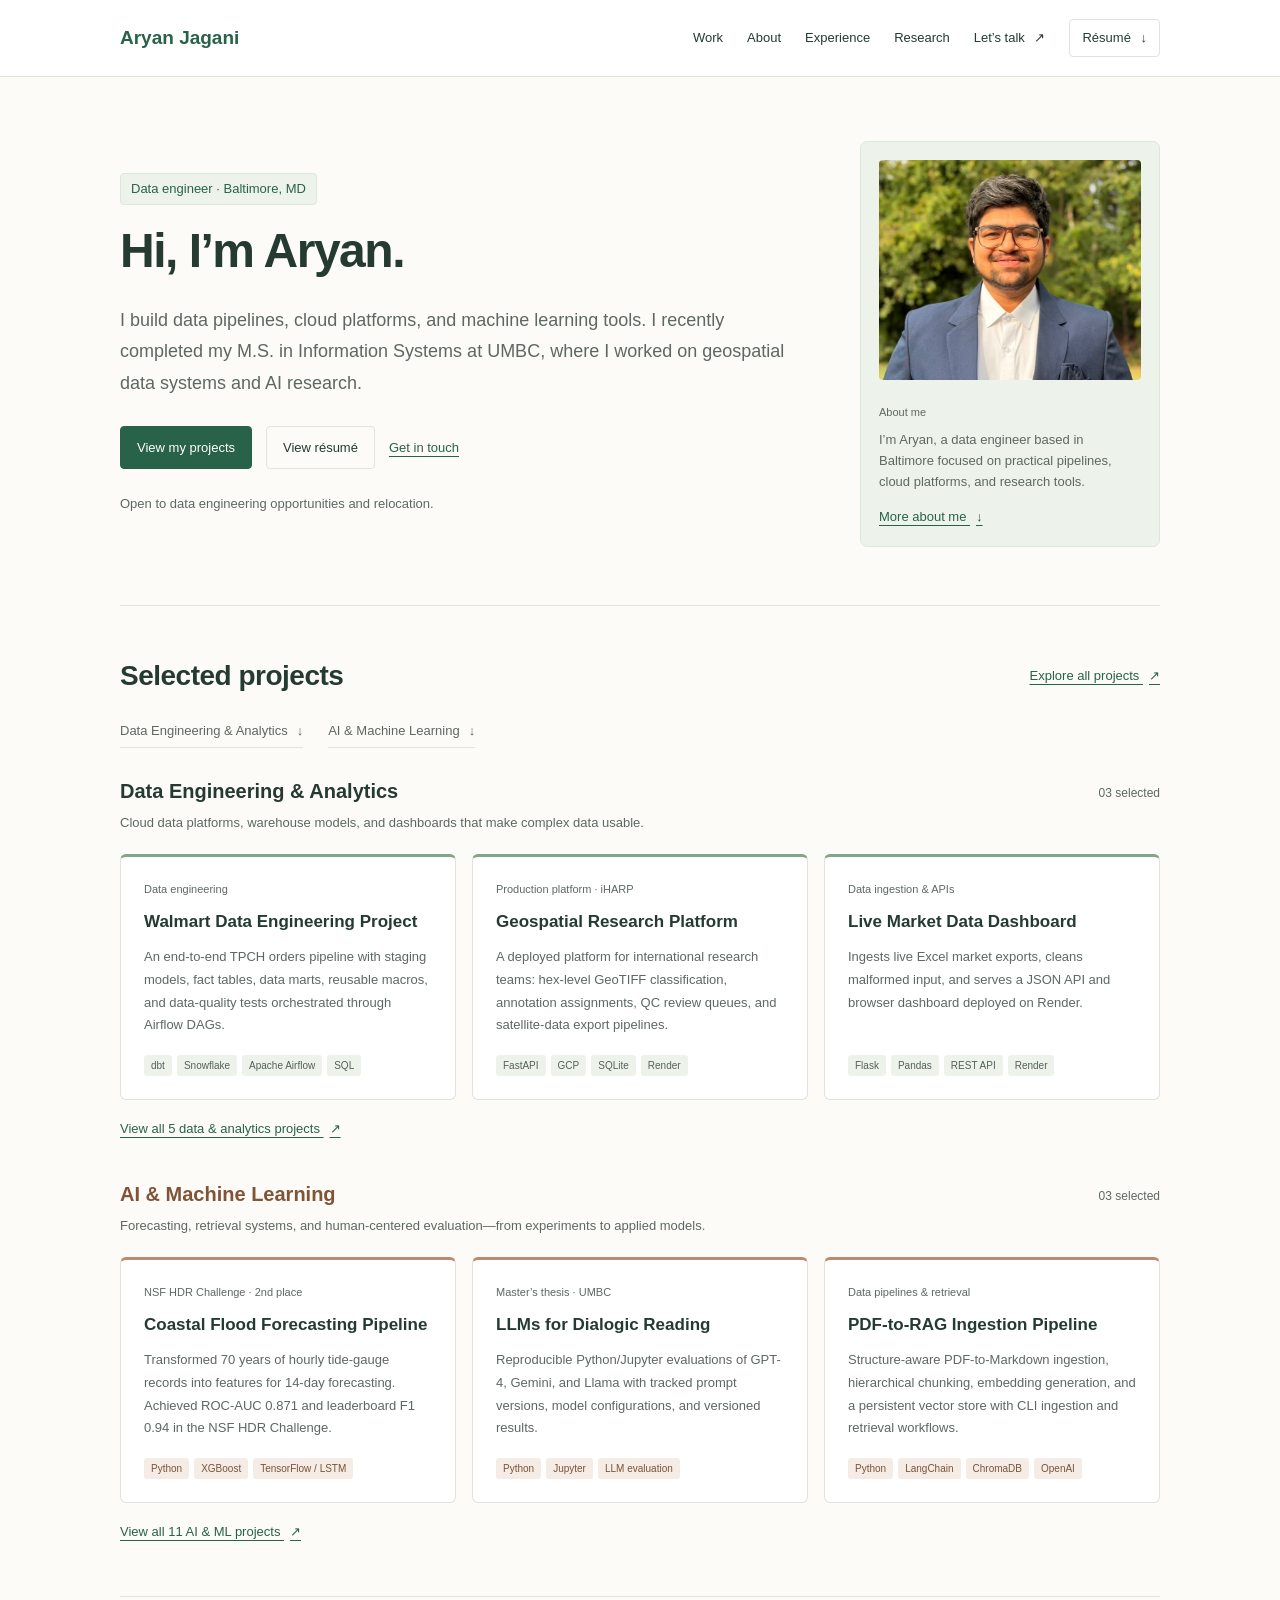
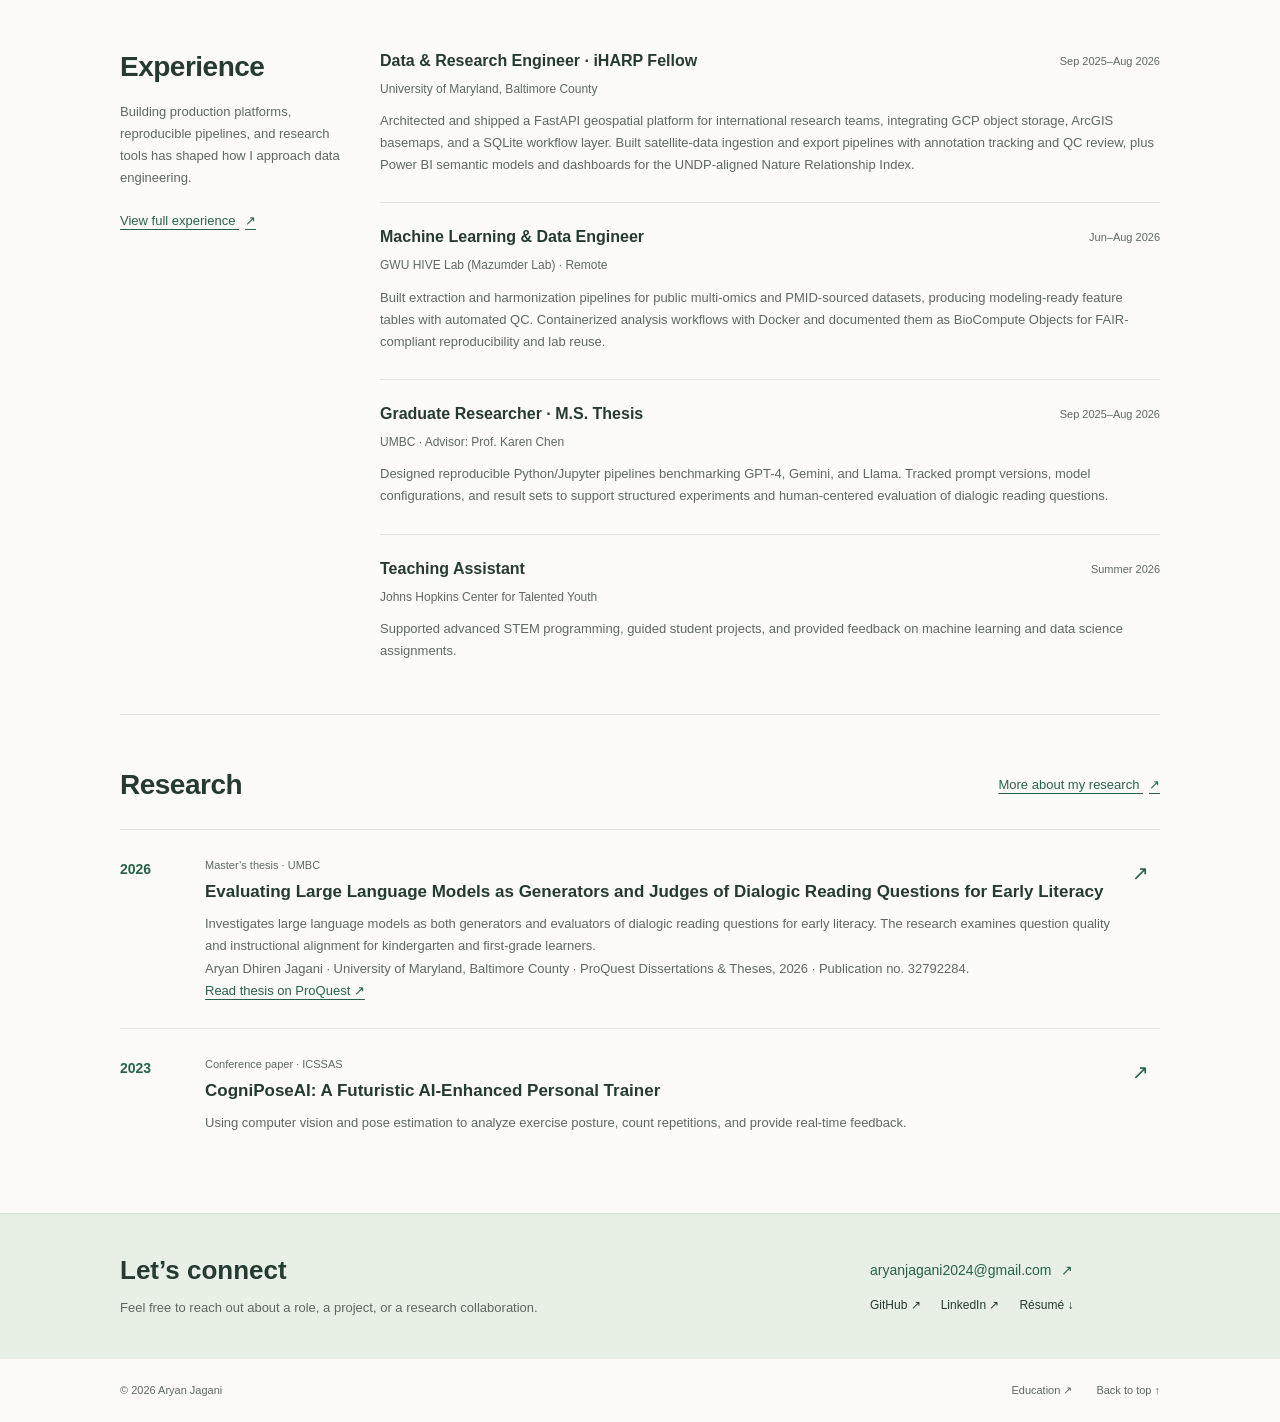
<file: index.html>
<!DOCTYPE html>
<html lang="en" id="top"><head><meta charset="UTF-8"><meta name="viewport" content="width=device-width, initial-scale=1"><title>Data Engineering & Applied AI | Aryan Jagani</title><meta name="description" content="Aryan Jagani — data engineer and UMBC graduate building ELT pipelines, cloud data platforms, and warehouse models with dbt, Snowflake, Airflow, SQL, and Python."><meta name="theme-color" content="#f8f7f3"><meta property="og:title" content="Data Engineering & Applied AI | Aryan Jagani"><meta property="og:description" content="Aryan Jagani — data engineer and UMBC graduate building ELT pipelines, cloud data platforms, and warehouse models with dbt, Snowflake, Airflow, SQL, and Python."><meta property="og:type" content="website"><meta property="og:url" content="https://aryanjagani.github.io/Portfolio/"><link rel="icon" href="assets/images/monogram.svg" type="image/svg+xml"><link rel="canonical" href="https://aryanjagani.github.io/Portfolio/"><link rel="stylesheet" href="assets/css/portfolio.css"><script src="assets/js/portfolio.js" defer></script><script type="application/ld+json">{"@context": "https://schema.org", "@type": "Person", "name": "Aryan Jagani", "url": "https://aryanjagani.github.io/Portfolio/", "sameAs": ["https://github.com/ARYANJAGANI", "https://www.linkedin.com/in/aryan-jagani"], "alumniOf": [{"@type": "CollegeOrUniversity", "name": "University of Maryland, Baltimore County"}, {"@type": "CollegeOrUniversity", "name": "Shah & Anchor Kutchhi Engineering College"}]}</script></head><body><a class="skip-link" href="#main">Skip to content</a><header class="site-header"><div class="wrap nav-bar"><a class="brand" href="index.html" aria-label="Aryan Jagani home">Aryan Jagani</a><button class="menu-toggle" type="button" aria-expanded="false" aria-controls="site-navigation">Menu +</button><nav class="nav-links" id="site-navigation" aria-label="Main navigation"><a href="#work">Work</a><a href="#about">About</a><a href="#experience">Experience</a><a href="#research">Research</a><a href="#contact">Let’s talk <span class="arrow">↗</span></a><a href="assets/docs/Aryan_Jagani_Data_Engineer_Resume.pdf" class="nav-resume" target="_blank" rel="noopener noreferrer">Résumé <span class="arrow" aria-hidden="true">↓</span></a></nav></div></header><main id="main"><div class="wrap"><section class="hero" aria-labelledby="hero-title"><div class="hero-main"><p class="hero-role">Data engineer · Baltimore, MD</p><h1 id="hero-title">Hi, I’m Aryan.</h1><p class="hero-copy">I build data pipelines, cloud platforms, and machine learning tools. I recently completed my M.S. in Information Systems at UMBC, where I worked on geospatial data systems and AI research.</p><div class="button-row"><a class="button button-primary" href="#work">View my projects</a><a href="assets/docs/Aryan_Jagani_Data_Engineer_Resume.pdf" class="button button-secondary" target="_blank" rel="noopener noreferrer">View résumé</a><a class="text-link" href="mailto:aryanjagani2024@gmail.com">Get in touch</a></div><p class="hero-note">Open to data engineering opportunities and relocation.</p></div><aside class="hero-about" aria-label="About Aryan"><img class="hero-portrait" src="assets/images/aryan-portrait.jpeg" alt="Aryan Jagani wearing a navy suit outdoors" width="768" height="1024"><div><span class="eyebrow">About me</span><p>I’m Aryan, a data engineer based in Baltimore focused on practical pipelines, cloud platforms, and research tools.</p><a class="text-link" href="#about">More about me <span class="arrow">↓</span></a></div></aside></section>
    <section class="section" id="about" aria-labelledby="about-title"><h2 class="about-heading" id="about-title">About me</h2><div class="about-layout"><div class="about-body"><p>I’m Aryan, a data engineer based in Baltimore, with an M.S. in Information Systems from <strong>the University of Maryland, Baltimore County</strong> (August 2026, GPA 3.95) and a B.E. in Computer Science.</p><p>My work spans ELT pipelines, warehouse modeling, and cloud data platforms. I’ve shipped a geospatial platform used by international research teams, built reproducible biomedical data workflows, and placed <strong>second nationally in the NSF HDR coastal flooding challenge.</strong></p><p>I like working through the practical parts of a project: cleaning the data, building the pipeline, and checking whether the results are useful. I’ve also taught programming at iCode and Johns Hopkins CTY.</p></div><img class="about-portrait" src="assets/images/aryan-portrait.jpeg" alt="Aryan Jagani wearing a navy suit outdoors" width="768" height="1024" loading="lazy" decoding="async"></div><div class="expertise-grid"><div class="expertise"><b>Modern data stack</b><p>dbt · Snowflake · Airflow<br>SQL · Python · Spark<br>Data modeling · Data quality</p></div><div class="expertise"><b>Cloud & platforms</b><p>GCP · Docker · Git · CI/CD<br>FastAPI · Flask · REST APIs<br>PostgreSQL · MySQL · SQLite</p></div><div class="expertise"><b>Analytics & research</b><p>Power BI · DAX · Plotly · R<br>Pandas · XGBoost · LLMs<br>FAIR data · BioCompute Objects</p></div></div><div class="education-strip"><div><span class="eyebrow">2024–2026 · Graduate study</span><h3>M.S. Information Systems</h3><p>University of Maryland, Baltimore County · August 2026 · GPA 3.95</p></div><div><span class="eyebrow">2020–2024 · Undergraduate study</span><h3>B.E. Computer Science</h3><p>Shah & Anchor Kutchhi Engineering College · Mumbai, India · May 2024</p></div></div></section>
    <section class="section" id="work" aria-labelledby="work-title"><div class="section-heading"><h2 id="work-title">Selected projects</h2><a class="text-link" href="projects.html">Explore all projects <span class="arrow">↗</span></a></div><nav class="project-jumps" aria-label="Project sections"><a href="#data-projects">Data Engineering & Analytics<span aria-hidden="true">↓</span></a><a href="#ai-projects">AI & Machine Learning<span aria-hidden="true">↓</span></a></nav><section class="project-collection track-data" id="data-projects" aria-labelledby="data-projects-title"><div class="collection-heading"><div><h3 id="data-projects-title">Data Engineering & Analytics</h3><p>Cloud data platforms, warehouse models, and dashboards that make complex data usable.</p></div><span class="collection-count">03 selected</span></div><div class="project-grid"><article class="project-card" data-category="data"><div class="project-meta"><span>Data engineering</span></div><h4 class="project-title">Walmart Data Engineering Project</h4><p>An end-to-end TPCH orders pipeline with staging models, fact tables, data marts, reusable macros, and data-quality tests orchestrated through Airflow DAGs.</p><div class="project-tags"><span>dbt</span><span>Snowflake</span><span>Apache Airflow</span><span>SQL</span></div></article><article class="project-card" data-category="data research"><div class="project-meta"><span>Production platform · iHARP</span></div><h4 class="project-title"><a href="research.html#geospatial" class="" target="_blank" rel="noopener noreferrer">Geospatial Research Platform</a></h4><p>A deployed platform for international research teams: hex-level GeoTIFF classification, annotation assignments, QC review queues, and satellite-data export pipelines.</p><div class="project-tags"><span>FastAPI</span><span>GCP</span><span>SQLite</span><span>Render</span></div></article><article class="project-card" data-category="data web"><div class="project-meta"><span>Data ingestion & APIs</span></div><h4 class="project-title"><a href="https://github.com/ARYANJAGANI/live_ecxel_stock" class="" target="_blank" rel="noopener noreferrer">Live Market Data Dashboard</a></h4><p>Ingests live Excel market exports, cleans malformed input, and serves a JSON API and browser dashboard deployed on Render.</p><div class="project-tags"><span>Flask</span><span>Pandas</span><span>REST API</span><span>Render</span></div></article></div><a class="text-link collection-more" href="projects.html#data-projects">View all 5 data & analytics projects <span class="arrow">↗</span></a></section><section class="project-collection track-ai" id="ai-projects" aria-labelledby="ai-projects-title"><div class="collection-heading"><div><h3 id="ai-projects-title">AI & Machine Learning</h3><p>Forecasting, retrieval systems, and human-centered evaluation—from experiments to applied models.</p></div><span class="collection-count">03 selected</span></div><div class="project-grid"><article class="project-card" data-category="data ai research"><div class="project-meta"><span>NSF HDR Challenge · 2nd place</span></div><h4 class="project-title"><a href="https://github.com/ARYANJAGANI/NSF-HDR-Challenge-Coastal-Flooding-Forecasting" class="" target="_blank" rel="noopener noreferrer">Coastal Flood Forecasting Pipeline</a></h4><p>Transformed 70 years of hourly tide-gauge records into features for 14-day forecasting. Achieved ROC-AUC 0.871 and leaderboard F1 0.94 in the NSF HDR Challenge.</p><div class="project-tags"><span>Python</span><span>XGBoost</span><span>TensorFlow / LSTM</span></div></article><article class="project-card" data-category="ai research"><div class="project-meta"><span>Master’s thesis · UMBC</span></div><h4 class="project-title"><a href="https://github.com/ARYANJAGANI/Masters-Thesis-Umbc" class="" target="_blank" rel="noopener noreferrer">LLMs for Dialogic Reading</a></h4><p>Reproducible Python/Jupyter evaluations of GPT-4, Gemini, and Llama with tracked prompt versions, model configurations, and versioned results.</p><div class="project-tags"><span>Python</span><span>Jupyter</span><span>LLM evaluation</span></div></article><article class="project-card" data-category="data ai"><div class="project-meta"><span>Data pipelines & retrieval</span></div><h4 class="project-title"><a href="https://github.com/ARYANJAGANI/pdg-rag-ingestion-pipeline" class="" target="_blank" rel="noopener noreferrer">PDF-to-RAG Ingestion Pipeline</a></h4><p>Structure-aware PDF-to-Markdown ingestion, hierarchical chunking, embedding generation, and a persistent vector store with CLI ingestion and retrieval workflows.</p><div class="project-tags"><span>Python</span><span>LangChain</span><span>ChromaDB</span><span>OpenAI</span></div></article></div><a class="text-link collection-more" href="projects.html#ai-projects">View all 11 AI & ML projects <span class="arrow">↗</span></a></section></section>
    <section class="section" id="experience" aria-labelledby="experience-title"><div class="experience-layout"><div class="experience-intro"><h2 id="experience-title">Experience</h2><p>Building production platforms, reproducible pipelines, and research tools has shaped how I approach data engineering.</p><a href="experience.html" class="text-link">View full experience <span class="arrow">↗</span></a></div><div class="timeline"><article class="timeline-item"><span class="company-monogram" aria-hidden="true">N</span><div><div class="timeline-top"><h3>Data & Research Engineer · iHARP Fellow</h3><time>Sep 2025–Aug 2026</time></div><p class="organization">University of Maryland, Baltimore County</p><p class="role-copy">Architected and shipped a FastAPI geospatial platform for international research teams, integrating GCP object storage, ArcGIS basemaps, and a SQLite workflow layer. Built satellite-data ingestion and export pipelines with annotation tracking and QC review, plus Power BI semantic models and dashboards for the UNDP-aligned Nature Relationship Index.</p></div></article><article class="timeline-item"><span class="company-monogram" aria-hidden="true">H</span><div><div class="timeline-top"><h3>Machine Learning & Data Engineer</h3><time>Jun–Aug 2026</time></div><p class="organization">GWU HIVE Lab (Mazumder Lab) · Remote</p><p class="role-copy">Built extraction and harmonization pipelines for public multi-omics and PMID-sourced datasets, producing modeling-ready feature tables with automated QC. Containerized analysis workflows with Docker and documented them as BioCompute Objects for FAIR-compliant reproducibility and lab reuse.</p></div></article><article class="timeline-item"><span class="company-monogram" aria-hidden="true">U</span><div><div class="timeline-top"><h3>Graduate Researcher · M.S. Thesis</h3><time>Sep 2025–Aug 2026</time></div><p class="organization">UMBC · Advisor: Prof. Karen Chen</p><p class="role-copy">Designed reproducible Python/Jupyter pipelines benchmarking GPT-4, Gemini, and Llama. Tracked prompt versions, model configurations, and result sets to support structured experiments and human-centered evaluation of dialogic reading questions.</p></div></article><article class="timeline-item"><span class="company-monogram" aria-hidden="true">JH</span><div><div class="timeline-top"><h3>Teaching Assistant</h3><time>Summer 2026</time></div><p class="organization">Johns Hopkins Center for Talented Youth</p><p class="role-copy">Supported advanced STEM programming, guided student projects, and provided feedback on machine learning and data science assignments.</p></div></article></div></div></section>
    <section class="section" id="research" aria-labelledby="research-title"><div class="section-heading"><h2 id="research-title">Research</h2><a href="research.html" class="text-link">More about my research <span class="arrow">↗</span></a></div><article class="research-card"><span class="research-year">2026</span><div><div class="eyebrow">Master’s thesis · UMBC</div><h3>Evaluating Large Language Models as Generators and Judges of Dialogic Reading Questions for Early Literacy</h3><p>Investigates large language models as both generators and evaluators of dialogic reading questions for early literacy. The research examines question quality and instructional alignment for kindergarten and first-grade learners.</p><p>Aryan Dhiren Jagani · University of Maryland, Baltimore County · ProQuest Dissertations &amp; Theses, 2026 · Publication no. 32792284.</p><p><a href="https://www.proquest.com/docview/3383010044" class="text-link" target="_blank" rel="noopener noreferrer">Read thesis on ProQuest ↗</a></p></div><a href="https://www.proquest.com/docview/3383010044" class="research-arrow" target="_blank" rel="noopener noreferrer"><span aria-hidden="true">↗</span><span class="sr-only">Read dialogic reading thesis on ProQuest</span></a></article>
    <article class="research-card"><span class="research-year">2023</span><div><div class="eyebrow">Conference paper · ICSSAS</div><h3>CogniPoseAI: A Futuristic AI-Enhanced Personal Trainer</h3><p>Using computer vision and pose estimation to analyze exercise posture, count repetitions, and provide real-time feedback.</p></div><a href="https://doi.org/10.1109/ICSSAS57918.2023.10331759" class="research-arrow" target="_blank" rel="noopener noreferrer"><span aria-hidden="true">↗</span><span class="sr-only">Read the CogniPoseAI publication</span></a></article></section></div></main><section class="contact-section" id="contact" aria-labelledby="contact-title"><div class="wrap contact-inner"><div><h2 id="contact-title">Let’s connect</h2><p>Feel free to reach out about a role, a project, or a research collaboration.</p></div><div class="contact-actions"><a href="mailto:aryanjagani2024@gmail.com">aryanjagani2024@gmail.com <span class="arrow">↗</span></a><div class="contact-socials"><a href="https://github.com/ARYANJAGANI" class="" target="_blank" rel="noopener noreferrer">GitHub ↗</a><a href="https://www.linkedin.com/in/aryan-jagani" class="" target="_blank" rel="noopener noreferrer">LinkedIn ↗</a><a href="assets/docs/Aryan_Jagani_Data_Engineer_Resume.pdf" class="" target="_blank" rel="noopener noreferrer">Résumé ↓</a></div></div></div></section><footer class="wrap site-footer"><span>© 2026 Aryan Jagani</span><div class="footer-right"><a href="education.html">Education ↗</a><a href="#top">Back to top ↑</a></div></footer></body></html>
</file>
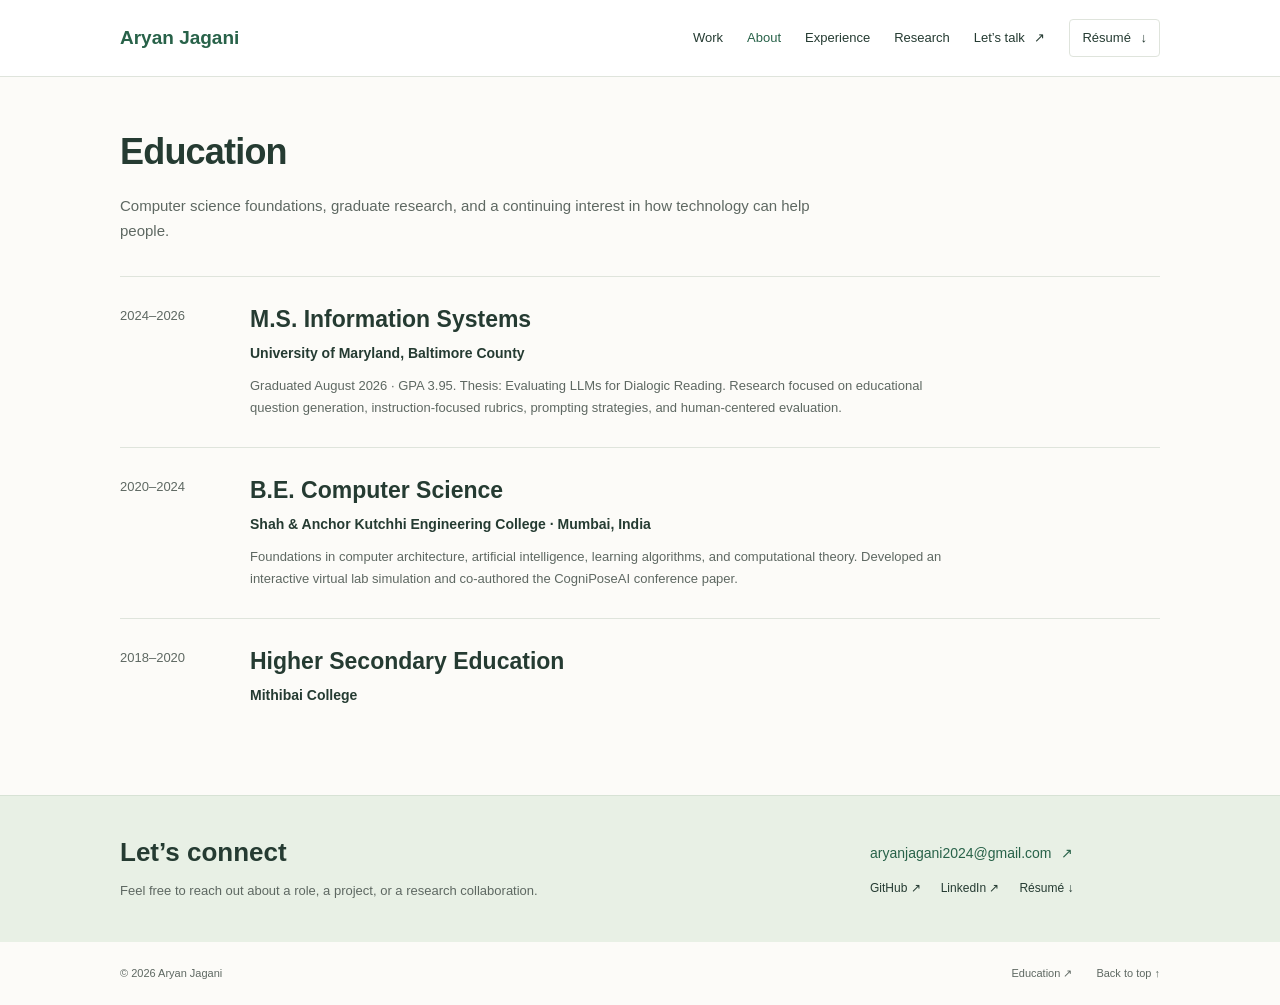
<file: education.html>
<!DOCTYPE html>
<html lang="en" id="top"><head><meta charset="UTF-8"><meta name="viewport" content="width=device-width, initial-scale=1"><title>Education | Aryan Jagani</title><meta name="description" content="Aryan Jagani’s M.S. in Information Systems from UMBC, completed August 2026, and B.E. in Computer Science."><meta name="theme-color" content="#f8f7f3"><meta property="og:title" content="Education | Aryan Jagani"><meta property="og:description" content="Aryan Jagani’s M.S. in Information Systems from UMBC, completed August 2026, and B.E. in Computer Science."><meta property="og:type" content="website"><meta property="og:url" content="https://aryanjagani.github.io/Portfolio/education.html"><link rel="icon" href="assets/images/monogram.svg" type="image/svg+xml"><link rel="canonical" href="https://aryanjagani.github.io/Portfolio/education.html"><link rel="stylesheet" href="assets/css/portfolio.css"><script src="assets/js/portfolio.js" defer></script></head><body><a class="skip-link" href="#main">Skip to content</a><header class="site-header"><div class="wrap nav-bar"><a class="brand" href="index.html" aria-label="Aryan Jagani home">Aryan Jagani</a><button class="menu-toggle" type="button" aria-expanded="false" aria-controls="site-navigation">Menu +</button><nav class="nav-links" id="site-navigation" aria-label="Main navigation"><a href="index.html#work">Work</a><a href="index.html#about" aria-current="page">About</a><a href="index.html#experience">Experience</a><a href="index.html#research">Research</a><a href="index.html#contact">Let’s talk <span class="arrow">↗</span></a><a href="assets/docs/Aryan_Jagani_Data_Engineer_Resume.pdf" class="nav-resume" target="_blank" rel="noopener noreferrer">Résumé <span class="arrow" aria-hidden="true">↓</span></a></nav></div></header><main id="main"><div class="wrap"><header class="page-hero"><h1>Education</h1><p>Computer science foundations, graduate research, and a continuing interest in how technology can help people.</p></header><section class="page-body" aria-label="Education"><article class="education-card"><span class="year">2024–2026</span><div><h2>M.S. Information Systems</h2><h3>University of Maryland, Baltimore County</h3><p>Graduated August 2026 · GPA 3.95. Thesis: Evaluating LLMs for Dialogic Reading. Research focused on educational question generation, instruction-focused rubrics, prompting strategies, and human-centered evaluation.</p></div></article><article class="education-card"><span class="year">2020–2024</span><div><h2>B.E. Computer Science</h2><h3>Shah & Anchor Kutchhi Engineering College · Mumbai, India</h3><p>Foundations in computer architecture, artificial intelligence, learning algorithms, and computational theory. Developed an interactive virtual lab simulation and co-authored the CogniPoseAI conference paper.</p></div></article><article class="education-card"><span class="year">2018–2020</span><div><h2>Higher Secondary Education</h2><h3>Mithibai College</h3></div></article></section></div></main><section class="contact-section" id="contact" aria-labelledby="contact-title"><div class="wrap contact-inner"><div><h2 id="contact-title">Let’s connect</h2><p>Feel free to reach out about a role, a project, or a research collaboration.</p></div><div class="contact-actions"><a href="mailto:aryanjagani2024@gmail.com">aryanjagani2024@gmail.com <span class="arrow">↗</span></a><div class="contact-socials"><a href="https://github.com/ARYANJAGANI" class="" target="_blank" rel="noopener noreferrer">GitHub ↗</a><a href="https://www.linkedin.com/in/aryan-jagani" class="" target="_blank" rel="noopener noreferrer">LinkedIn ↗</a><a href="assets/docs/Aryan_Jagani_Data_Engineer_Resume.pdf" class="" target="_blank" rel="noopener noreferrer">Résumé ↓</a></div></div></div></section><footer class="wrap site-footer"><span>© 2026 Aryan Jagani</span><div class="footer-right"><a href="education.html">Education ↗</a><a href="#top">Back to top ↑</a></div></footer></body></html>
</file>
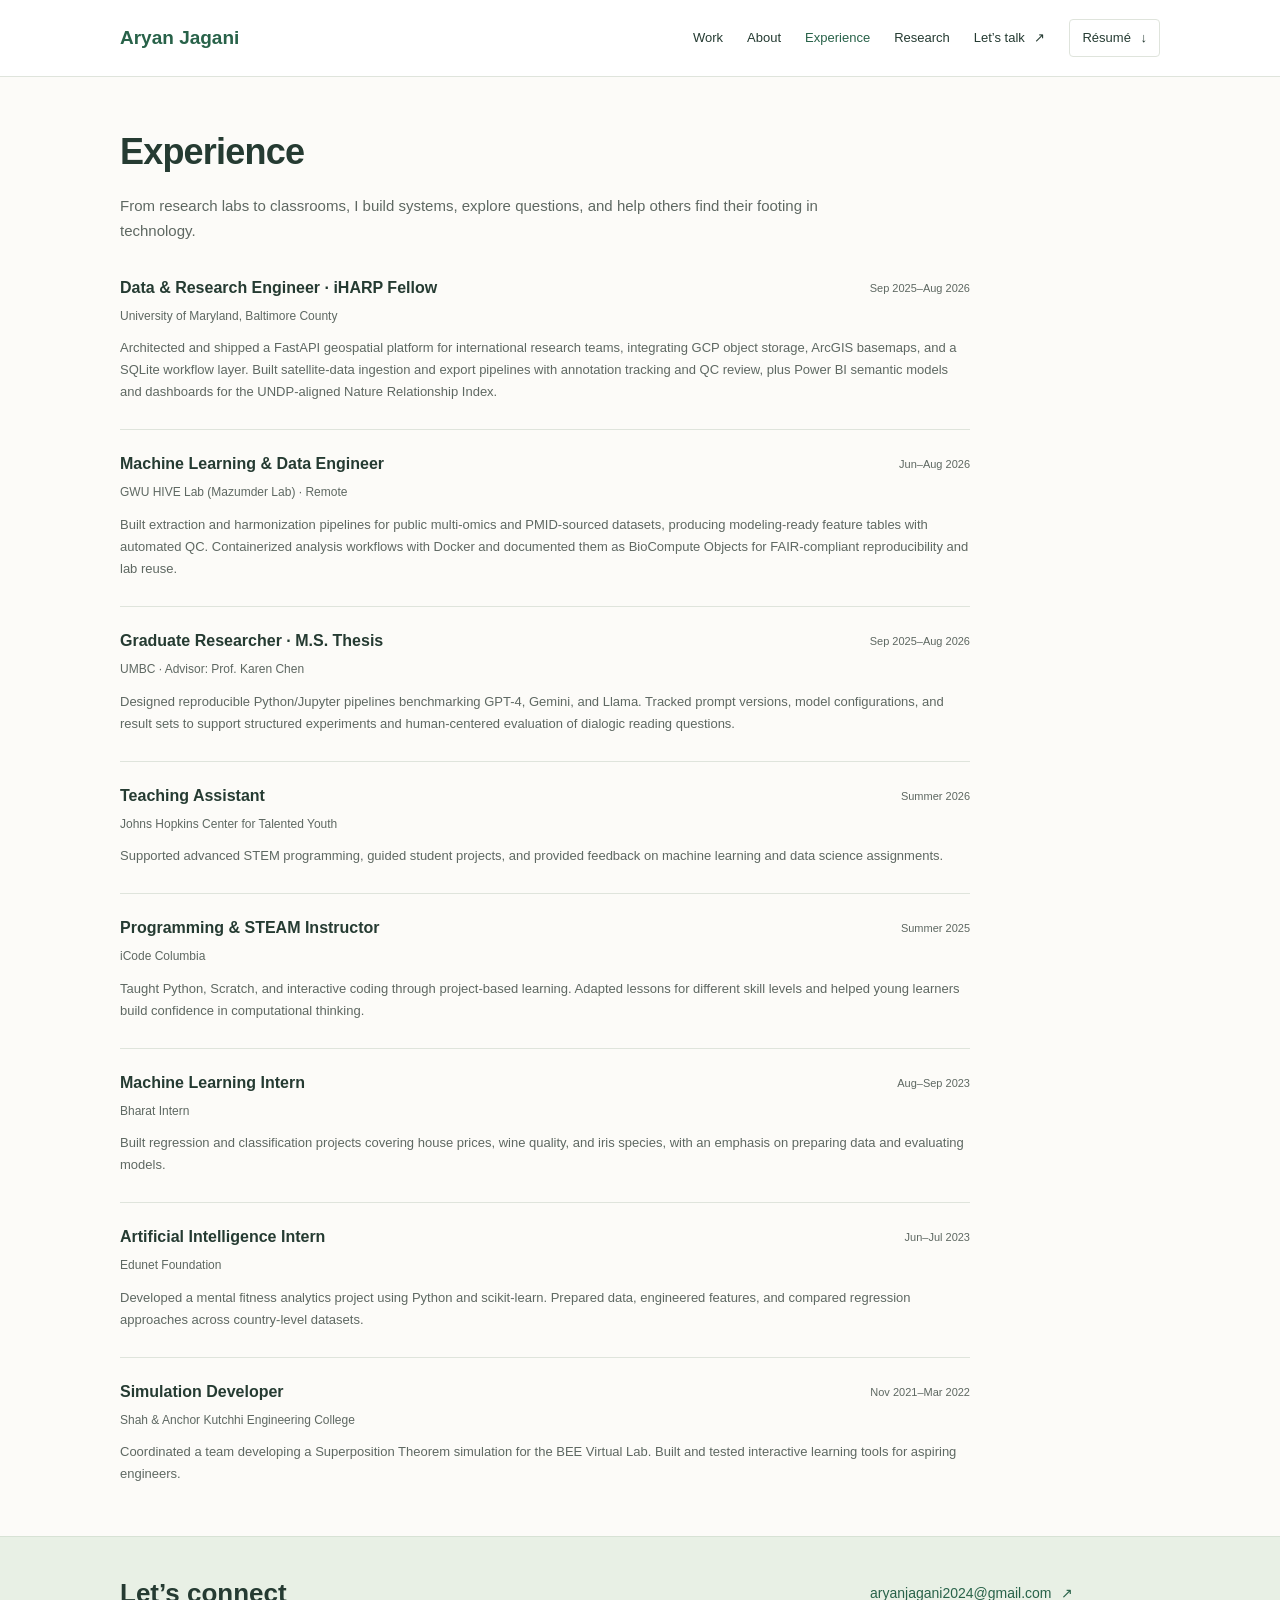
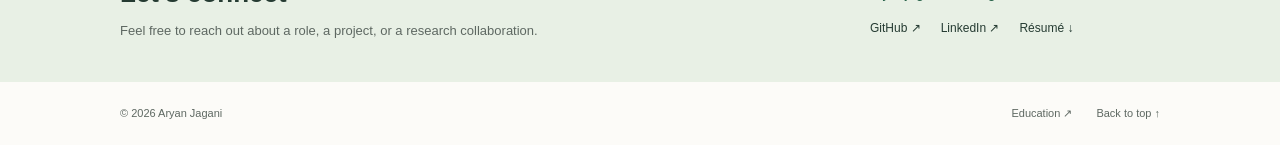
<file: experience.html>
<!DOCTYPE html>
<html lang="en" id="top"><head><meta charset="UTF-8"><meta name="viewport" content="width=device-width, initial-scale=1"><title>Experience | Aryan Jagani</title><meta name="description" content="Research and teaching experience at UMBC iHARP, Johns Hopkins CTY, George Washington University HIVE Lab, and iCode Columbia."><meta name="theme-color" content="#f8f7f3"><meta property="og:title" content="Experience | Aryan Jagani"><meta property="og:description" content="Research and teaching experience at UMBC iHARP, Johns Hopkins CTY, George Washington University HIVE Lab, and iCode Columbia."><meta property="og:type" content="website"><meta property="og:url" content="https://aryanjagani.github.io/Portfolio/experience.html"><link rel="icon" href="assets/images/monogram.svg" type="image/svg+xml"><link rel="canonical" href="https://aryanjagani.github.io/Portfolio/experience.html"><link rel="stylesheet" href="assets/css/portfolio.css"><script src="assets/js/portfolio.js" defer></script></head><body><a class="skip-link" href="#main">Skip to content</a><header class="site-header"><div class="wrap nav-bar"><a class="brand" href="index.html" aria-label="Aryan Jagani home">Aryan Jagani</a><button class="menu-toggle" type="button" aria-expanded="false" aria-controls="site-navigation">Menu +</button><nav class="nav-links" id="site-navigation" aria-label="Main navigation"><a href="index.html#work">Work</a><a href="index.html#about">About</a><a href="index.html#experience" aria-current="page">Experience</a><a href="index.html#research">Research</a><a href="index.html#contact">Let’s talk <span class="arrow">↗</span></a><a href="assets/docs/Aryan_Jagani_Data_Engineer_Resume.pdf" class="nav-resume" target="_blank" rel="noopener noreferrer">Résumé <span class="arrow" aria-hidden="true">↓</span></a></nav></div></header><main id="main"><div class="wrap"><header class="page-hero"><h1>Experience</h1><p>From research labs to classrooms, I build systems, explore questions, and help others find their footing in technology.</p></header><section class="page-body" aria-label="Work experience"><div class="timeline"><article class="timeline-item"><span class="company-monogram" aria-hidden="true">N</span><div><div class="timeline-top"><h3>Data & Research Engineer · iHARP Fellow</h3><time>Sep 2025–Aug 2026</time></div><p class="organization">University of Maryland, Baltimore County</p><p class="role-copy">Architected and shipped a FastAPI geospatial platform for international research teams, integrating GCP object storage, ArcGIS basemaps, and a SQLite workflow layer. Built satellite-data ingestion and export pipelines with annotation tracking and QC review, plus Power BI semantic models and dashboards for the UNDP-aligned Nature Relationship Index.</p></div></article><article class="timeline-item"><span class="company-monogram" aria-hidden="true">H</span><div><div class="timeline-top"><h3>Machine Learning & Data Engineer</h3><time>Jun–Aug 2026</time></div><p class="organization">GWU HIVE Lab (Mazumder Lab) · Remote</p><p class="role-copy">Built extraction and harmonization pipelines for public multi-omics and PMID-sourced datasets, producing modeling-ready feature tables with automated QC. Containerized analysis workflows with Docker and documented them as BioCompute Objects for FAIR-compliant reproducibility and lab reuse.</p></div></article><article class="timeline-item"><span class="company-monogram" aria-hidden="true">U</span><div><div class="timeline-top"><h3>Graduate Researcher · M.S. Thesis</h3><time>Sep 2025–Aug 2026</time></div><p class="organization">UMBC · Advisor: Prof. Karen Chen</p><p class="role-copy">Designed reproducible Python/Jupyter pipelines benchmarking GPT-4, Gemini, and Llama. Tracked prompt versions, model configurations, and result sets to support structured experiments and human-centered evaluation of dialogic reading questions.</p></div></article><article class="timeline-item"><span class="company-monogram" aria-hidden="true">JH</span><div><div class="timeline-top"><h3>Teaching Assistant</h3><time>Summer 2026</time></div><p class="organization">Johns Hopkins Center for Talented Youth</p><p class="role-copy">Supported advanced STEM programming, guided student projects, and provided feedback on machine learning and data science assignments.</p></div></article><article class="timeline-item"><span class="company-monogram" aria-hidden="true">iC</span><div><div class="timeline-top"><h3>Programming & STEAM Instructor</h3><time>Summer 2025</time></div><p class="organization">iCode Columbia</p><p class="role-copy">Taught Python, Scratch, and interactive coding through project-based learning. Adapted lessons for different skill levels and helped young learners build confidence in computational thinking.</p></div></article><article class="timeline-item"><span class="company-monogram" aria-hidden="true">B</span><div><div class="timeline-top"><h3>Machine Learning Intern</h3><time>Aug–Sep 2023</time></div><p class="organization">Bharat Intern</p><p class="role-copy">Built regression and classification projects covering house prices, wine quality, and iris species, with an emphasis on preparing data and evaluating models.</p></div></article><article class="timeline-item"><span class="company-monogram" aria-hidden="true">E</span><div><div class="timeline-top"><h3>Artificial Intelligence Intern</h3><time>Jun–Jul 2023</time></div><p class="organization">Edunet Foundation</p><p class="role-copy">Developed a mental fitness analytics project using Python and scikit-learn. Prepared data, engineered features, and compared regression approaches across country-level datasets.</p></div></article><article class="timeline-item"><span class="company-monogram" aria-hidden="true">S</span><div><div class="timeline-top"><h3>Simulation Developer</h3><time>Nov 2021–Mar 2022</time></div><p class="organization">Shah & Anchor Kutchhi Engineering College</p><p class="role-copy">Coordinated a team developing a Superposition Theorem simulation for the BEE Virtual Lab. Built and tested interactive learning tools for aspiring engineers.</p></div></article></div></section></div></main><section class="contact-section" id="contact" aria-labelledby="contact-title"><div class="wrap contact-inner"><div><h2 id="contact-title">Let’s connect</h2><p>Feel free to reach out about a role, a project, or a research collaboration.</p></div><div class="contact-actions"><a href="mailto:aryanjagani2024@gmail.com">aryanjagani2024@gmail.com <span class="arrow">↗</span></a><div class="contact-socials"><a href="https://github.com/ARYANJAGANI" class="" target="_blank" rel="noopener noreferrer">GitHub ↗</a><a href="https://www.linkedin.com/in/aryan-jagani" class="" target="_blank" rel="noopener noreferrer">LinkedIn ↗</a><a href="assets/docs/Aryan_Jagani_Data_Engineer_Resume.pdf" class="" target="_blank" rel="noopener noreferrer">Résumé ↓</a></div></div></div></section><footer class="wrap site-footer"><span>© 2026 Aryan Jagani</span><div class="footer-right"><a href="education.html">Education ↗</a><a href="#top">Back to top ↑</a></div></footer></body></html>
</file>
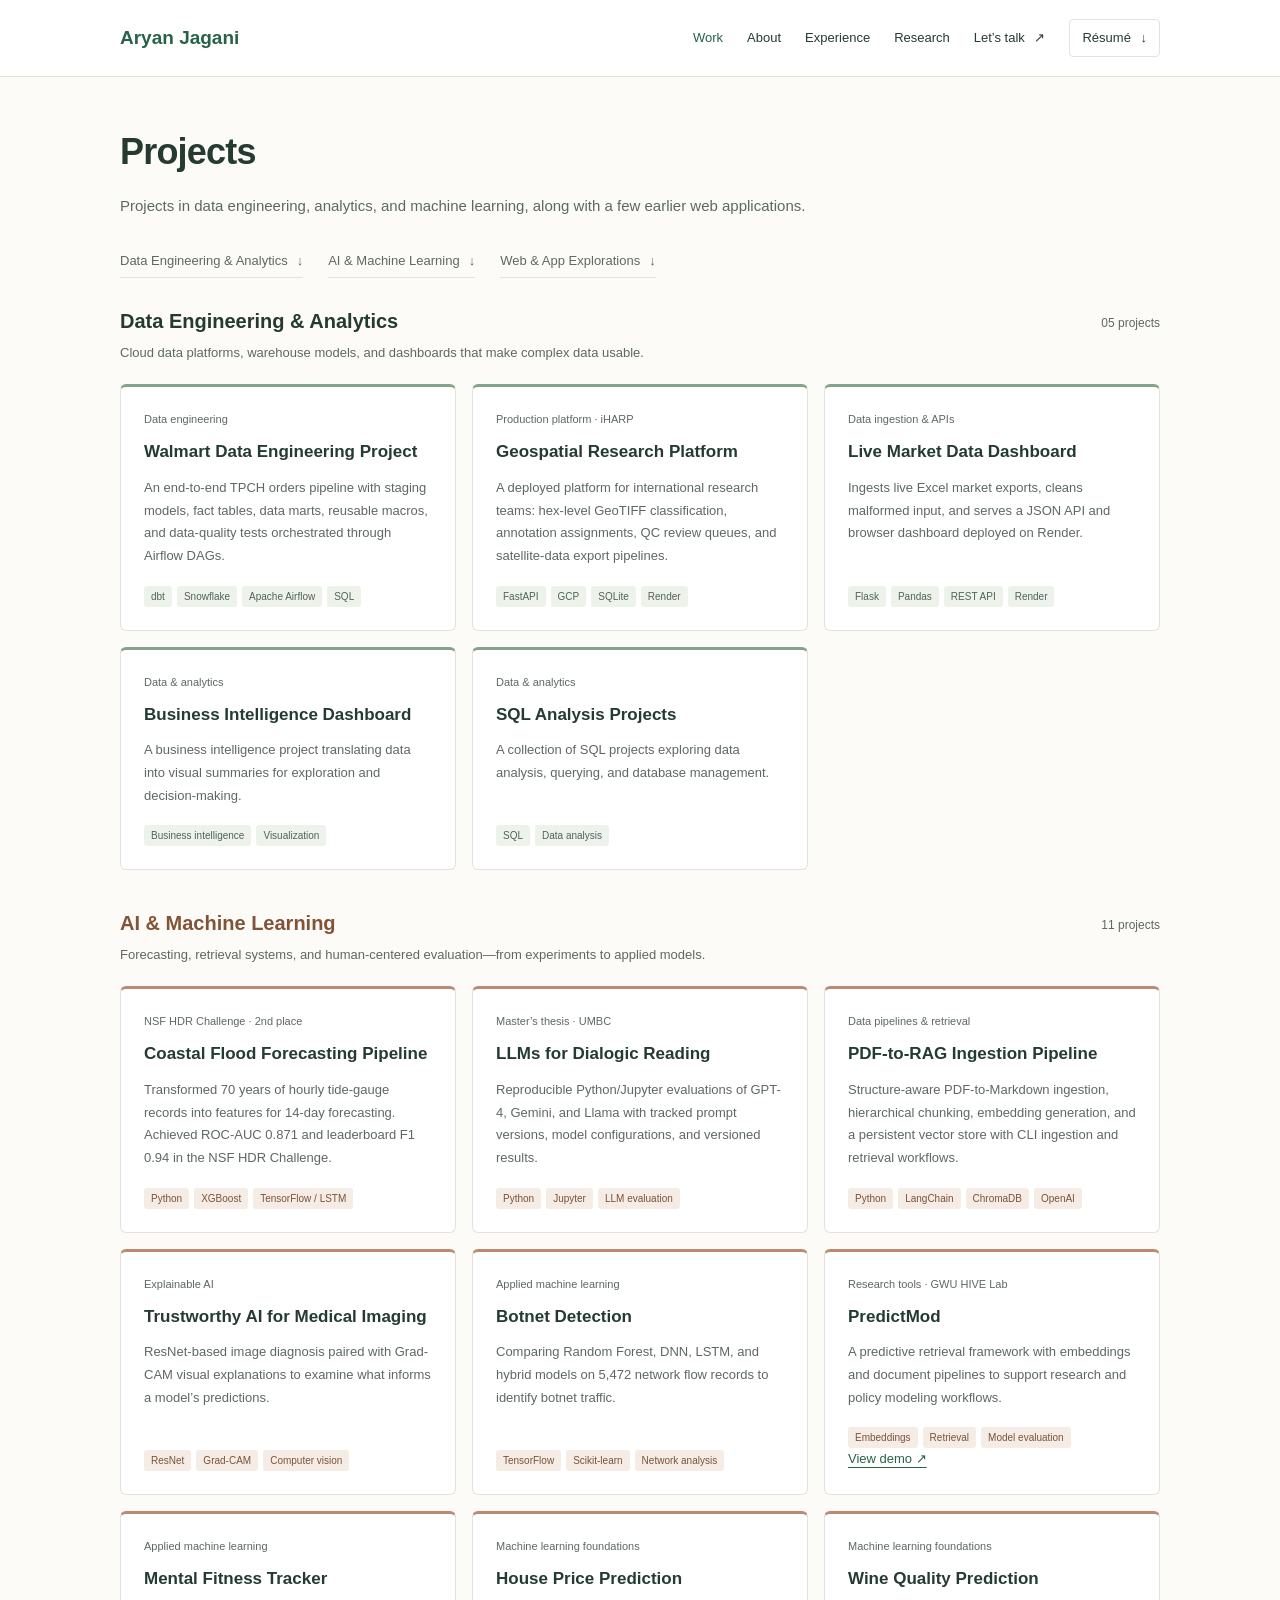
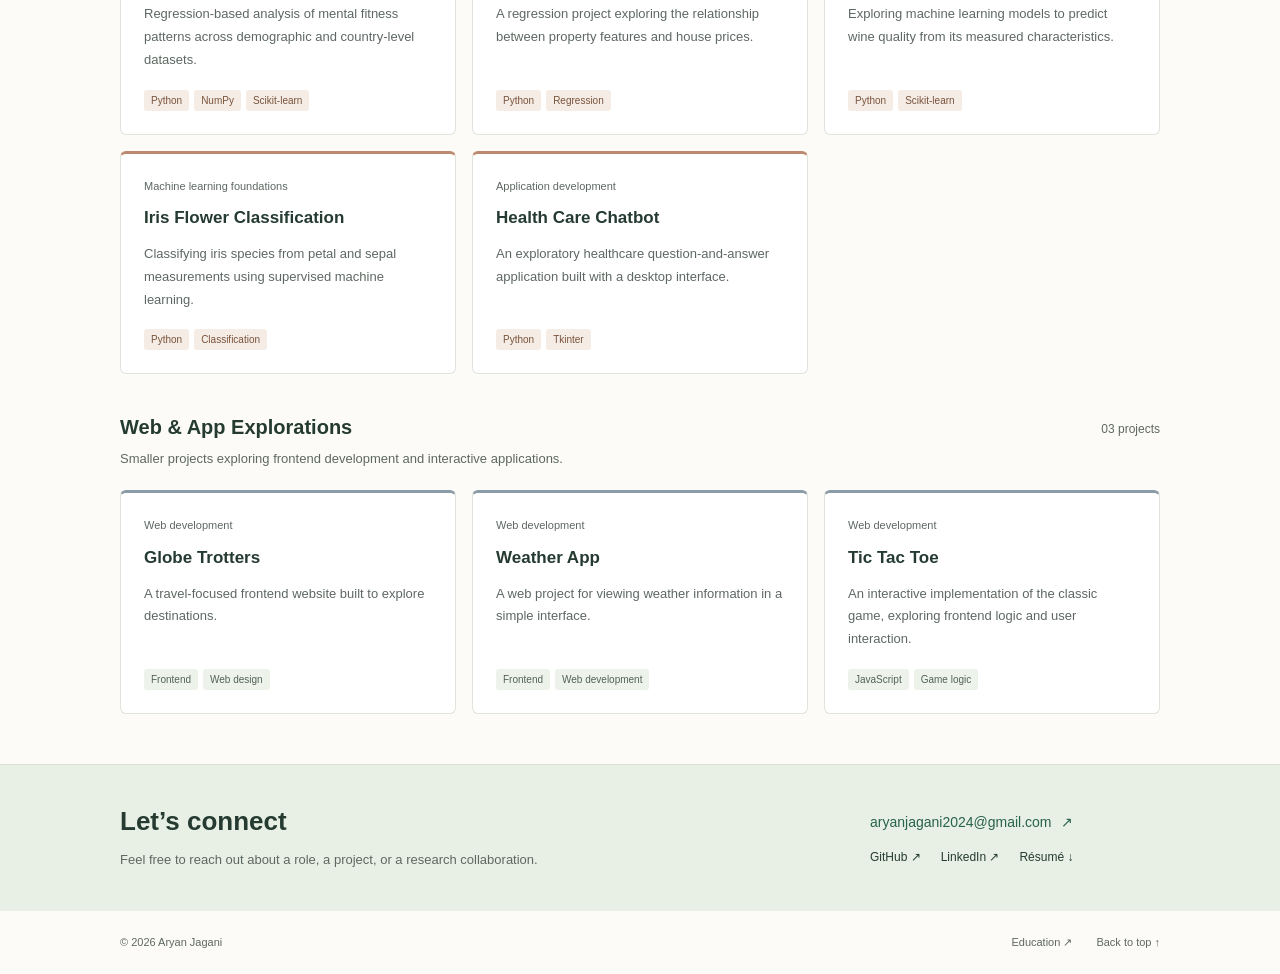
<file: projects.html>
<!DOCTYPE html>
<html lang="en" id="top"><head><meta charset="UTF-8"><meta name="viewport" content="width=device-width, initial-scale=1"><title>Projects | Aryan Jagani</title><meta name="description" content="Explore Aryan Jagani’s projects in ELT pipelines, cloud data platforms, climate forecasting, retrieval systems, and analytics."><meta name="theme-color" content="#f8f7f3"><meta property="og:title" content="Projects | Aryan Jagani"><meta property="og:description" content="Explore Aryan Jagani’s projects in ELT pipelines, cloud data platforms, climate forecasting, retrieval systems, and analytics."><meta property="og:type" content="website"><meta property="og:url" content="https://aryanjagani.github.io/Portfolio/projects.html"><link rel="icon" href="assets/images/monogram.svg" type="image/svg+xml"><link rel="canonical" href="https://aryanjagani.github.io/Portfolio/projects.html"><link rel="stylesheet" href="assets/css/portfolio.css"><script src="assets/js/portfolio.js" defer></script></head><body><a class="skip-link" href="#main">Skip to content</a><header class="site-header"><div class="wrap nav-bar"><a class="brand" href="index.html" aria-label="Aryan Jagani home">Aryan Jagani</a><button class="menu-toggle" type="button" aria-expanded="false" aria-controls="site-navigation">Menu +</button><nav class="nav-links" id="site-navigation" aria-label="Main navigation"><a href="index.html#work" aria-current="page">Work</a><a href="index.html#about">About</a><a href="index.html#experience">Experience</a><a href="index.html#research">Research</a><a href="index.html#contact">Let’s talk <span class="arrow">↗</span></a><a href="assets/docs/Aryan_Jagani_Data_Engineer_Resume.pdf" class="nav-resume" target="_blank" rel="noopener noreferrer">Résumé <span class="arrow" aria-hidden="true">↓</span></a></nav></div></header><main id="main"><div class="wrap"><header class="page-hero"><h1>Projects</h1><p>Projects in data engineering, analytics, and machine learning, along with a few earlier web applications.</p></header><section class="page-body" aria-label="Project collection"><nav class="project-jumps" aria-label="Project sections"><a href="#data-projects">Data Engineering & Analytics<span aria-hidden="true">↓</span></a><a href="#ai-projects">AI & Machine Learning<span aria-hidden="true">↓</span></a><a href="#web-projects">Web & App Explorations<span aria-hidden="true">↓</span></a></nav><section class="project-collection track-data" id="data-projects" aria-labelledby="data-projects-title"><div class="collection-heading"><div><h2 id="data-projects-title">Data Engineering & Analytics</h2><p>Cloud data platforms, warehouse models, and dashboards that make complex data usable.</p></div><span class="collection-count">05 projects</span></div><div class="project-grid"><article class="project-card" data-category="data"><div class="project-meta"><span>Data engineering</span></div><h3 class="project-title">Walmart Data Engineering Project</h3><p>An end-to-end TPCH orders pipeline with staging models, fact tables, data marts, reusable macros, and data-quality tests orchestrated through Airflow DAGs.</p><div class="project-tags"><span>dbt</span><span>Snowflake</span><span>Apache Airflow</span><span>SQL</span></div></article><article class="project-card" data-category="data research"><div class="project-meta"><span>Production platform · iHARP</span></div><h3 class="project-title"><a href="research.html#geospatial" class="" target="_blank" rel="noopener noreferrer">Geospatial Research Platform</a></h3><p>A deployed platform for international research teams: hex-level GeoTIFF classification, annotation assignments, QC review queues, and satellite-data export pipelines.</p><div class="project-tags"><span>FastAPI</span><span>GCP</span><span>SQLite</span><span>Render</span></div></article><article class="project-card" data-category="data web"><div class="project-meta"><span>Data ingestion & APIs</span></div><h3 class="project-title"><a href="https://github.com/ARYANJAGANI/live_ecxel_stock" class="" target="_blank" rel="noopener noreferrer">Live Market Data Dashboard</a></h3><p>Ingests live Excel market exports, cleans malformed input, and serves a JSON API and browser dashboard deployed on Render.</p><div class="project-tags"><span>Flask</span><span>Pandas</span><span>REST API</span><span>Render</span></div></article><article class="project-card" data-category="data"><div class="project-meta"><span>Data & analytics</span></div><h3 class="project-title"><a href="https://github.com/ARYANJAGANI/BI-Dashboard" class="" target="_blank" rel="noopener noreferrer">Business Intelligence Dashboard</a></h3><p>A business intelligence project translating data into visual summaries for exploration and decision-making.</p><div class="project-tags"><span>Business intelligence</span><span>Visualization</span></div></article><article class="project-card" data-category="data"><div class="project-meta"><span>Data & analytics</span></div><h3 class="project-title"><a href="https://github.com/ARYANJAGANI/sql_projects" class="" target="_blank" rel="noopener noreferrer">SQL Analysis Projects</a></h3><p>A collection of SQL projects exploring data analysis, querying, and database management.</p><div class="project-tags"><span>SQL</span><span>Data analysis</span></div></article></div></section><section class="project-collection track-ai" id="ai-projects" aria-labelledby="ai-projects-title"><div class="collection-heading"><div><h2 id="ai-projects-title">AI & Machine Learning</h2><p>Forecasting, retrieval systems, and human-centered evaluation—from experiments to applied models.</p></div><span class="collection-count">11 projects</span></div><div class="project-grid"><article class="project-card" data-category="data ai research"><div class="project-meta"><span>NSF HDR Challenge · 2nd place</span></div><h3 class="project-title"><a href="https://github.com/ARYANJAGANI/NSF-HDR-Challenge-Coastal-Flooding-Forecasting" class="" target="_blank" rel="noopener noreferrer">Coastal Flood Forecasting Pipeline</a></h3><p>Transformed 70 years of hourly tide-gauge records into features for 14-day forecasting. Achieved ROC-AUC 0.871 and leaderboard F1 0.94 in the NSF HDR Challenge.</p><div class="project-tags"><span>Python</span><span>XGBoost</span><span>TensorFlow / LSTM</span></div></article><article class="project-card" data-category="ai research"><div class="project-meta"><span>Master’s thesis · UMBC</span></div><h3 class="project-title"><a href="https://github.com/ARYANJAGANI/Masters-Thesis-Umbc" class="" target="_blank" rel="noopener noreferrer">LLMs for Dialogic Reading</a></h3><p>Reproducible Python/Jupyter evaluations of GPT-4, Gemini, and Llama with tracked prompt versions, model configurations, and versioned results.</p><div class="project-tags"><span>Python</span><span>Jupyter</span><span>LLM evaluation</span></div></article><article class="project-card" data-category="data ai"><div class="project-meta"><span>Data pipelines & retrieval</span></div><h3 class="project-title"><a href="https://github.com/ARYANJAGANI/pdg-rag-ingestion-pipeline" class="" target="_blank" rel="noopener noreferrer">PDF-to-RAG Ingestion Pipeline</a></h3><p>Structure-aware PDF-to-Markdown ingestion, hierarchical chunking, embedding generation, and a persistent vector store with CLI ingestion and retrieval workflows.</p><div class="project-tags"><span>Python</span><span>LangChain</span><span>ChromaDB</span><span>OpenAI</span></div></article><article class="project-card" data-category="ai research"><div class="project-meta"><span>Explainable AI</span></div><h3 class="project-title"><a href="https://github.com/ARYANJAGANI/Toward-Trustworthy-AI-for-Medical-Imaging-ResNet-Based-Diagnosis-with-Grad-CAM-Explanations" class="" target="_blank" rel="noopener noreferrer">Trustworthy AI for Medical Imaging</a></h3><p>ResNet-based image diagnosis paired with Grad-CAM visual explanations to examine what informs a model’s predictions.</p><div class="project-tags"><span>ResNet</span><span>Grad-CAM</span><span>Computer vision</span></div></article><article class="project-card" data-category="ai data"><div class="project-meta"><span>Applied machine learning</span></div><h3 class="project-title"><a href="https://github.com/ARYANJAGANI/Botnet-detection-From-network-traffic" class="" target="_blank" rel="noopener noreferrer">Botnet Detection</a></h3><p>Comparing Random Forest, DNN, LSTM, and hybrid models on 5,472 network flow records to identify botnet traffic.</p><div class="project-tags"><span>TensorFlow</span><span>Scikit-learn</span><span>Network analysis</span></div></article><article class="project-card" data-category="ai research"><div class="project-meta"><span>Research tools · GWU HIVE Lab</span></div><h3 class="project-title"><a href="https://github.com/ARYANJAGANI/PredictMod" class="" target="_blank" rel="noopener noreferrer">PredictMod</a></h3><p>A predictive retrieval framework with embeddings and document pipelines to support research and policy modeling workflows.</p><div class="project-tags"><span>Embeddings</span><span>Retrieval</span><span>Model evaluation</span></div><p class="project-demo"><a href="https://github.com/ARYANJAGANI/brca-dfs-demo" class="text-link" target="_blank" rel="noopener noreferrer">View demo ↗</a></p></article><article class="project-card" data-category="ai data"><div class="project-meta"><span>Applied machine learning</span></div><h3 class="project-title"><a href="https://github.com/ARYANJAGANI/Mentalfitnesstracker" class="" target="_blank" rel="noopener noreferrer">Mental Fitness Tracker</a></h3><p>Regression-based analysis of mental fitness patterns across demographic and country-level datasets.</p><div class="project-tags"><span>Python</span><span>NumPy</span><span>Scikit-learn</span></div></article><article class="project-card" data-category="ai data"><div class="project-meta"><span>Machine learning foundations</span></div><h3 class="project-title"><a href="https://github.com/ARYANJAGANI/HousePricePrediction" class="" target="_blank" rel="noopener noreferrer">House Price Prediction</a></h3><p>A regression project exploring the relationship between property features and house prices.</p><div class="project-tags"><span>Python</span><span>Regression</span></div></article><article class="project-card" data-category="ai data"><div class="project-meta"><span>Machine learning foundations</span></div><h3 class="project-title"><a href="https://github.com/ARYANJAGANI/WineQualityPrediction" class="" target="_blank" rel="noopener noreferrer">Wine Quality Prediction</a></h3><p>Exploring machine learning models to predict wine quality from its measured characteristics.</p><div class="project-tags"><span>Python</span><span>Scikit-learn</span></div></article><article class="project-card" data-category="ai data"><div class="project-meta"><span>Machine learning foundations</span></div><h3 class="project-title"><a href="https://github.com/ARYANJAGANI/IrisFlowerClassification" class="" target="_blank" rel="noopener noreferrer">Iris Flower Classification</a></h3><p>Classifying iris species from petal and sepal measurements using supervised machine learning.</p><div class="project-tags"><span>Python</span><span>Classification</span></div></article><article class="project-card" data-category="web ai"><div class="project-meta"><span>Application development</span></div><h3 class="project-title"><a href="https://github.com/ARYANJAGANI/questiondiagnosistkinter" class="" target="_blank" rel="noopener noreferrer">Health Care Chatbot</a></h3><p>An exploratory healthcare question-and-answer application built with a desktop interface.</p><div class="project-tags"><span>Python</span><span>Tkinter</span></div></article></div></section><section class="project-collection track-web" id="web-projects" aria-labelledby="web-projects-title"><div class="collection-heading"><div><h2 id="web-projects-title">Web & App Explorations</h2><p>Smaller projects exploring frontend development and interactive applications.</p></div><span class="collection-count">03 projects</span></div><div class="project-grid"><article class="project-card" data-category="web"><div class="project-meta"><span>Web development</span></div><h3 class="project-title"><a href="https://github.com/ARYANJAGANI/GLOBE-TROTTERS" class="" target="_blank" rel="noopener noreferrer">Globe Trotters</a></h3><p>A travel-focused frontend website built to explore destinations.</p><div class="project-tags"><span>Frontend</span><span>Web design</span></div></article><article class="project-card" data-category="web"><div class="project-meta"><span>Web development</span></div><h3 class="project-title"><a href="https://github.com/ARYANJAGANI/Weather-App" class="" target="_blank" rel="noopener noreferrer">Weather App</a></h3><p>A web project for viewing weather information in a simple interface.</p><div class="project-tags"><span>Frontend</span><span>Web development</span></div></article><article class="project-card" data-category="web"><div class="project-meta"><span>Web development</span></div><h3 class="project-title"><a href="https://github.com/ARYANJAGANI/TIC-TAC-TOE" class="" target="_blank" rel="noopener noreferrer">Tic Tac Toe</a></h3><p>An interactive implementation of the classic game, exploring frontend logic and user interaction.</p><div class="project-tags"><span>JavaScript</span><span>Game logic</span></div></article></div></section></section></div></main><section class="contact-section" id="contact" aria-labelledby="contact-title"><div class="wrap contact-inner"><div><h2 id="contact-title">Let’s connect</h2><p>Feel free to reach out about a role, a project, or a research collaboration.</p></div><div class="contact-actions"><a href="mailto:aryanjagani2024@gmail.com">aryanjagani2024@gmail.com <span class="arrow">↗</span></a><div class="contact-socials"><a href="https://github.com/ARYANJAGANI" class="" target="_blank" rel="noopener noreferrer">GitHub ↗</a><a href="https://www.linkedin.com/in/aryan-jagani" class="" target="_blank" rel="noopener noreferrer">LinkedIn ↗</a><a href="assets/docs/Aryan_Jagani_Data_Engineer_Resume.pdf" class="" target="_blank" rel="noopener noreferrer">Résumé ↓</a></div></div></div></section><footer class="wrap site-footer"><span>© 2026 Aryan Jagani</span><div class="footer-right"><a href="education.html">Education ↗</a><a href="#top">Back to top ↑</a></div></footer></body></html>
</file>
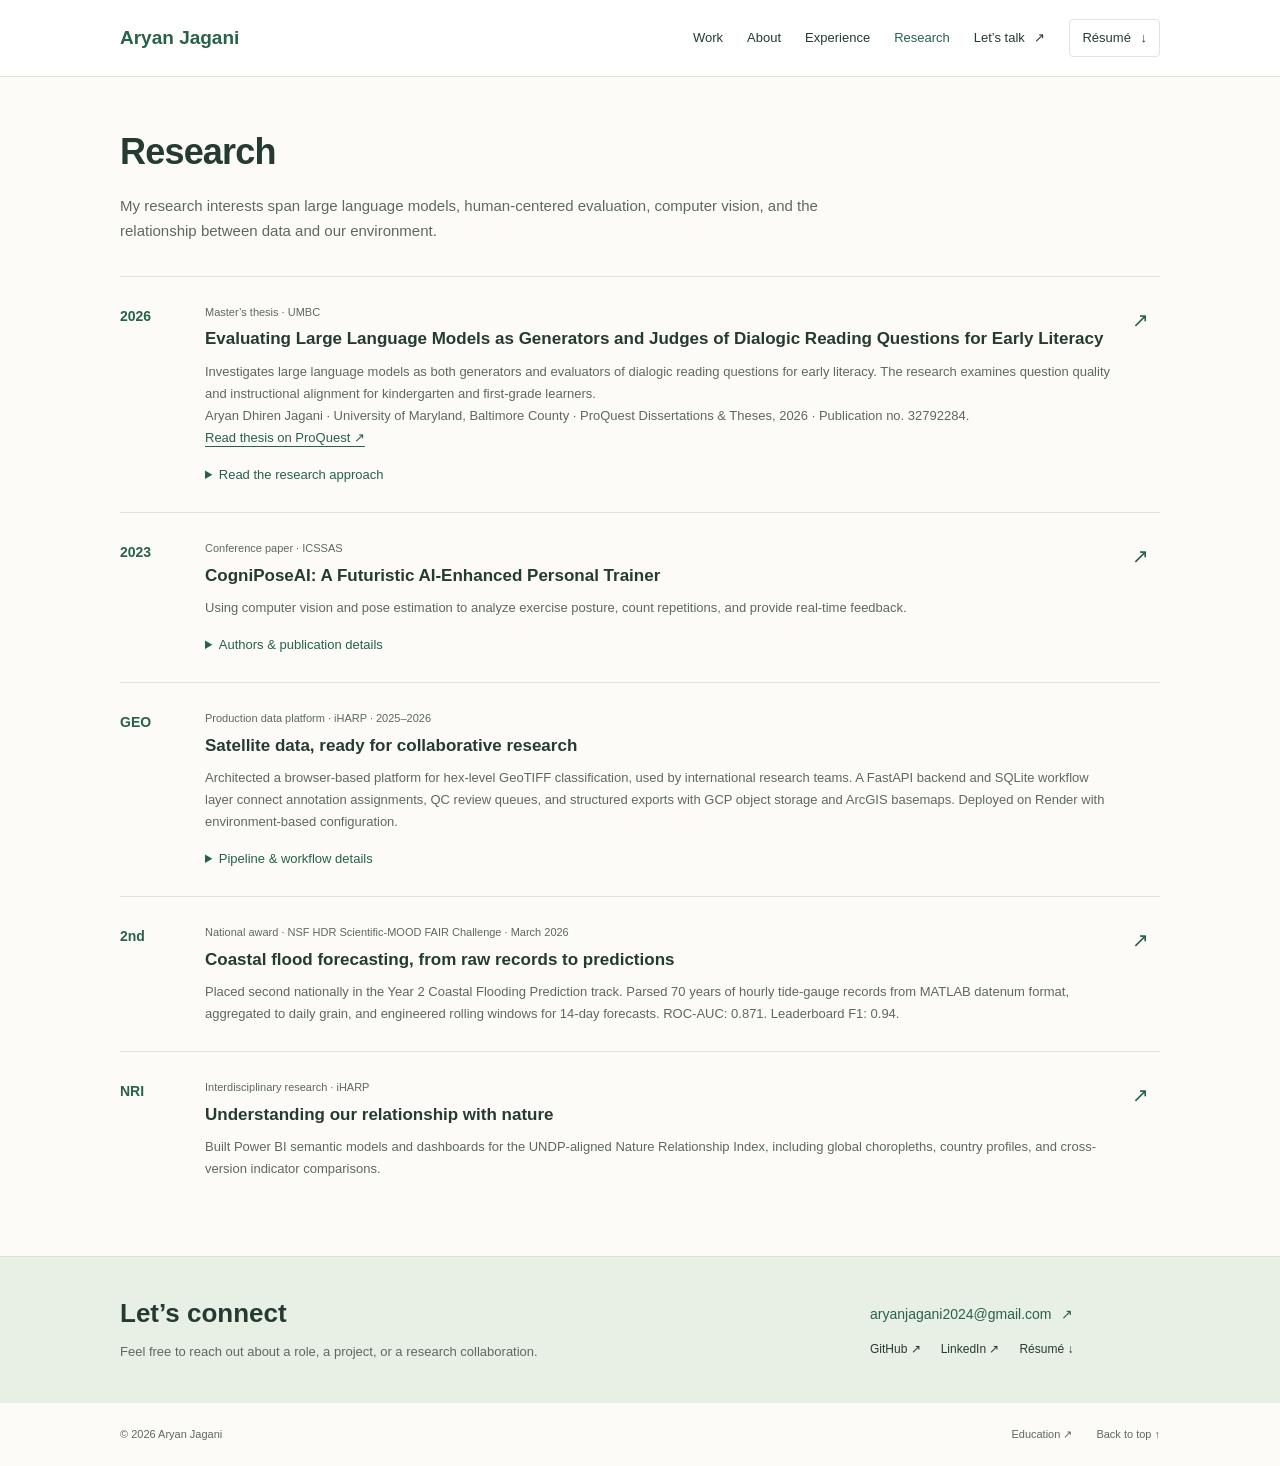
<file: research.html>
<!DOCTYPE html>
<html lang="en" id="top"><head><meta charset="UTF-8"><meta name="viewport" content="width=device-width, initial-scale=1"><title>Research | Aryan Jagani</title><meta name="description" content="Aryan Jagani’s research on LLM-generated questions for dialogic reading and CogniPoseAI, a computer vision exercise trainer."><meta name="theme-color" content="#f8f7f3"><meta property="og:title" content="Research | Aryan Jagani"><meta property="og:description" content="Aryan Jagani’s research on LLM-generated questions for dialogic reading and CogniPoseAI, a computer vision exercise trainer."><meta property="og:type" content="website"><meta property="og:url" content="https://aryanjagani.github.io/Portfolio/research.html"><link rel="icon" href="assets/images/monogram.svg" type="image/svg+xml"><link rel="canonical" href="https://aryanjagani.github.io/Portfolio/research.html"><link rel="stylesheet" href="assets/css/portfolio.css"><script src="assets/js/portfolio.js" defer></script></head><body><a class="skip-link" href="#main">Skip to content</a><header class="site-header"><div class="wrap nav-bar"><a class="brand" href="index.html" aria-label="Aryan Jagani home">Aryan Jagani</a><button class="menu-toggle" type="button" aria-expanded="false" aria-controls="site-navigation">Menu +</button><nav class="nav-links" id="site-navigation" aria-label="Main navigation"><a href="index.html#work">Work</a><a href="index.html#about">About</a><a href="index.html#experience">Experience</a><a href="index.html#research" aria-current="page">Research</a><a href="index.html#contact">Let’s talk <span class="arrow">↗</span></a><a href="assets/docs/Aryan_Jagani_Data_Engineer_Resume.pdf" class="nav-resume" target="_blank" rel="noopener noreferrer">Résumé <span class="arrow" aria-hidden="true">↓</span></a></nav></div></header><main id="main"><div class="wrap"><header class="page-hero"><h1>Research</h1><p>My research interests span large language models, human-centered evaluation, computer vision, and the relationship between data and our environment.</p></header><section class="page-body" aria-label="Research publications and thesis"><article class="research-card"><span class="research-year">2026</span><div><div class="eyebrow">Master’s thesis · UMBC</div><h3>Evaluating Large Language Models as Generators and Judges of Dialogic Reading Questions for Early Literacy</h3><p>Investigates large language models as both generators and evaluators of dialogic reading questions for early literacy. The research examines question quality and instructional alignment for kindergarten and first-grade learners.</p><p>Aryan Dhiren Jagani · University of Maryland, Baltimore County · ProQuest Dissertations &amp; Theses, 2026 · Publication no. 32792284.</p><p><a href="https://www.proquest.com/docview/3383010044" class="text-link" target="_blank" rel="noopener noreferrer">Read thesis on ProQuest ↗</a></p><details class="details"><summary>Read the research approach</summary><p>The thesis uses the CROWD framework: Completion, Recall, Open-ended, Wh-, and Distancing questions. The rubric examines instructional alignment, answerability, text relevance, engagement, age-appropriate vocabulary, and grammar. It compares zero-shot and few-shot prompting, AI-generated and human-authored questions, and the use of LLMs as evaluators.</p></details></div><a href="https://www.proquest.com/docview/3383010044" class="research-arrow" target="_blank" rel="noopener noreferrer"><span aria-hidden="true">↗</span><span class="sr-only">Read dialogic reading thesis on ProQuest</span></a></article>
    <article class="research-card"><span class="research-year">2023</span><div><div class="eyebrow">Conference paper · ICSSAS</div><h3>CogniPoseAI: A Futuristic AI-Enhanced Personal Trainer</h3><p>Using computer vision and pose estimation to analyze exercise posture, count repetitions, and provide real-time feedback.</p><details class="details"><summary>Authors & publication details</summary><p>Aryan Jagani, Deepesh Katudia, Miheer Darji, and Vaishali Hirlekar. 2023 International Conference on Self Sustainable Artificial Intelligence Systems (ICSSAS), pp. 188–193. DOI: 10.1109/ICSSAS57918.2023.10331759.</p></details></div><a href="https://doi.org/10.1109/ICSSAS57918.2023.10331759" class="research-arrow" target="_blank" rel="noopener noreferrer"><span aria-hidden="true">↗</span><span class="sr-only">Read the CogniPoseAI publication</span></a></article><article class="research-card" id="geospatial"><span class="research-year">GEO</span><div><div class="eyebrow">Production data platform · iHARP · 2025–2026</div><h3>Satellite data, ready for collaborative research</h3><p>Architected a browser-based platform for hex-level GeoTIFF classification, used by international research teams. A FastAPI backend and SQLite workflow layer connect annotation assignments, QC review queues, and structured exports with GCP object storage and ArcGIS basemaps. Deployed on Render with environment-based configuration.</p><details class="details"><summary>Pipeline & workflow details</summary><p>Ingestion and export pipelines move satellite raster data through classification and review. Assignment tracking and quality-control queues support collaboration, while structured outputs feed downstream research publication.</p></details></div></article><article class="research-card"><span class="research-year">2nd</span><div><div class="eyebrow">National award · NSF HDR Scientific-MOOD FAIR Challenge · March 2026</div><h3>Coastal flood forecasting, from raw records to predictions</h3><p>Placed second nationally in the Year 2 Coastal Flooding Prediction track. Parsed 70 years of hourly tide-gauge records from MATLAB datenum format, aggregated to daily grain, and engineered rolling windows for 14-day forecasts. ROC-AUC: 0.871. Leaderboard F1: 0.94.</p></div><a href="https://www.nsfhdr.org/html/mlchallenge-y2/winners.html" class="research-arrow" target="_blank" rel="noopener noreferrer"><span aria-hidden="true">↗</span><span class="sr-only">View NSF HDR Challenge winners</span></a></article><article class="research-card"><span class="research-year">NRI</span><div><div class="eyebrow">Interdisciplinary research · iHARP</div><h3>Understanding our relationship with nature</h3><p>Built Power BI semantic models and dashboards for the UNDP-aligned Nature Relationship Index, including global choropleths, country profiles, and cross-version indicator comparisons.</p></div><a href="https://hdr.undp.org/nature-relationship-index" class="research-arrow" target="_blank" rel="noopener noreferrer"><span aria-hidden="true">↗</span><span class="sr-only">Explore the UNDP Nature Relationship Index</span></a></article></section></div></main><section class="contact-section" id="contact" aria-labelledby="contact-title"><div class="wrap contact-inner"><div><h2 id="contact-title">Let’s connect</h2><p>Feel free to reach out about a role, a project, or a research collaboration.</p></div><div class="contact-actions"><a href="mailto:aryanjagani2024@gmail.com">aryanjagani2024@gmail.com <span class="arrow">↗</span></a><div class="contact-socials"><a href="https://github.com/ARYANJAGANI" class="" target="_blank" rel="noopener noreferrer">GitHub ↗</a><a href="https://www.linkedin.com/in/aryan-jagani" class="" target="_blank" rel="noopener noreferrer">LinkedIn ↗</a><a href="assets/docs/Aryan_Jagani_Data_Engineer_Resume.pdf" class="" target="_blank" rel="noopener noreferrer">Résumé ↓</a></div></div></div></section><footer class="wrap site-footer"><span>© 2026 Aryan Jagani</span><div class="footer-right"><a href="education.html">Education ↗</a><a href="#top">Back to top ↑</a></div></footer></body></html>
</file>
<file: assets/css/portfolio.css>
/* Simple, text-first portfolio. No external fonts or decorative artwork. */
:root { --paper:#fcfbf8; --ink:#253b32; --muted:#5e6862; --line:#dfe4dc; --accent:#286249; --soft:#edf3eb; --page:1040px; }
* { box-sizing:border-box; }
html { scroll-padding-top:96px; }
body { margin:0; background:var(--paper); color:var(--ink); font:15px/1.7 -apple-system,BlinkMacSystemFont,"Segoe UI",Arial,sans-serif; }
a { color:inherit; text-decoration:none; }
a:hover { color:var(--accent); }
button { font:inherit; cursor:pointer; }
a,button { touch-action:manipulation; }
a:focus-visible,button:focus-visible,summary:focus-visible { outline:2px solid var(--accent); outline-offset:5px; }
h1,h2,h3,h4,p { margin:0; }
h1,h2,h3,h4 { line-height:1.3; font-weight:600; }
p { color:var(--muted); }
.wrap { width:min(var(--page),calc(100% - 64px)); margin-inline:auto; }
.site-header { position:sticky; top:0; z-index:20; background:#fff; border-bottom:1px solid var(--line); }
.nav-bar { min-height:76px; display:flex; align-items:center; justify-content:space-between; gap:24px; }
.brand { font-size:19px; font-weight:600; white-space:nowrap; color:var(--accent); }
.nav-links { display:flex; align-items:center; gap:24px; font-size:13px; }
.nav-links a[aria-current] { color:var(--accent); }
.nav-resume { border:1px solid var(--line); border-radius:4px; padding:7px 12px; }
.arrow { margin-left:6px; }
.menu-toggle { display:none; background:white; border:1px solid var(--line); border-radius:4px; padding:7px 12px; }
.skip-link { position:fixed; top:-80px; left:16px; z-index:50; padding:10px 16px; background:var(--ink); color:white; }
.skip-link:focus { top:10px; }
.hero { padding:64px 0 58px; display:grid; grid-template-columns:minmax(0,1fr) 300px; gap:64px; align-items:center; }
.hero-main { min-width:0; }
.hero-about { display:flex; flex-direction:column; gap:18px; padding:18px; background:#edf3eb; border:1px solid #dce7d9; border-radius:7px; }
.hero-portrait { display:block; width:100%; height:220px; object-fit:cover; object-position:center 25%; border-radius:4px; }
.hero-about p { font-size:13px; line-height:1.65; margin:5px 0 10px; }
.hero-role { display:inline-block; font-size:13px; color:var(--accent); background:var(--soft); border:1px solid #dce7d9; border-radius:4px; padding:4px 10px; margin-bottom:15px; }
.hero h1 { font-size:48px; letter-spacing:-1.5px; }
.hero-copy { font-size:18px; max-width:695px; margin:22px 0 27px; line-height:1.75; }
.button-row { display:flex; align-items:center; flex-wrap:wrap; gap:14px; }
.button { display:inline-flex; align-items:center; justify-content:center; min-height:43px; padding:9px 16px; font-size:13px; border:1px solid var(--line); border-radius:4px; }
.button-primary { background:var(--accent); border-color:var(--accent); color:white; }
.button-primary:hover { background:#204e3b; color:white; }
.button-secondary:hover { background:var(--soft); }
.hero-note { font-size:13px; margin-top:24px; }
.text-link { font-size:13px; color:var(--accent); text-decoration:underline; text-underline-offset:4px; }
.section { border-top:1px solid var(--line); padding:52px 0; }
#about { display:none; }
#about:target { display:block; }
.section-heading { display:flex; align-items:center; justify-content:space-between; gap:20px; margin-bottom:25px; }
.section-heading h2,.about-heading,.experience-intro h2 { font-size:28px; letter-spacing:-.5px; }
.project-jumps { display:flex; flex-wrap:wrap; gap:12px 25px; margin-bottom:30px; }
.project-jumps a { font-size:13px; color:var(--muted); border-bottom:1px solid var(--line); padding-bottom:5px; }
.project-jumps a:hover { color:var(--accent); border-color:var(--accent); }
.project-jumps span { margin-left:9px; }
.collection-heading { display:flex; justify-content:space-between; align-items:start; gap:18px; margin-bottom:20px; }
.collection-heading h2,.collection-heading h3 { font-size:20px; margin-bottom:8px; }
.collection-heading p { font-size:13px; max-width:700px; }
.collection-count { font-size:12px; color:var(--muted); white-space:nowrap; padding-top:5px; }
.project-grid { display:grid; grid-template-columns:repeat(3,minmax(0,1fr)); gap:16px; }
.project-card { display:flex; flex-direction:column; padding:23px; background:#fff; border:1px solid var(--line); border-top:3px solid #83a48a; border-radius:6px; min-width:0; }
.project-card:hover,.project-card:focus-within { border-color:#83a48a; }
.track-ai .project-card { border-top-color:#bc8b6f; }
.track-ai .project-card:hover,.track-ai .project-card:focus-within { border-color:#bc8b6f; }
.track-ai .project-tags span { background:#f5ece5; color:#79533b; }
.track-ai .collection-heading h2,.track-ai .collection-heading h3 { color:#825437; }
.track-web .project-card { border-top-color:#8a9caa; }
.project-meta { font-size:11px; color:var(--muted); margin-bottom:11px; }
.project-title { font-size:17px; line-height:1.45; margin-bottom:12px; }
.project-title a:hover { text-decoration:underline; text-underline-offset:3px; }
.project-card p { font-size:13px; line-height:1.75; }
.project-tags { display:flex; flex-wrap:wrap; gap:5px; padding-top:18px; margin-top:auto; }
.project-tags span { padding:2px 7px; border-radius:3px; background:var(--soft); color:#536159; font-size:10px; }
.project-collection+.project-collection { margin-top:40px; }
.collection-more { display:inline-block; margin-top:18px; }
.experience-layout { display:grid; grid-template-columns:220px minmax(0,1fr); gap:40px; }
.about-layout { display:grid; grid-template-columns:minmax(0,1fr) 220px; gap:40px; align-items:start; margin-top:24px; }
.about-portrait { display:block; width:100%; max-width:220px; height:auto; margin-top:0; border:5px solid #fff; border-radius:7px; box-shadow:0 0 0 1px #dce4d8; }
.about-body p { margin-bottom:16px; }
.about-body strong { color:var(--ink); font-weight:500; }
.expertise-grid { display:grid; grid-template-columns:repeat(3,minmax(0,1fr)); gap:20px; margin-top:28px; }
.expertise { border-top:2px solid #9ab399; background:#edf3eb; padding:14px; border-radius:4px; min-width:0; }
.expertise:nth-child(2) { background:#edf1f4; border-top-color:#9aaebb; }
.expertise:nth-child(3) { background:#f7eee6; border-top-color:#c5a38a; }
.expertise p { margin-bottom:0; }
.expertise b { display:block; font-size:12px; margin-bottom:8px; }
.expertise p { font-size:12px; line-height:1.9; overflow-wrap:break-word; }
.education-strip { display:grid; grid-template-columns:1fr 1fr; gap:30px; border:1px solid #e6dfd0; background:#f7f3ea; border-radius:5px; padding:22px; margin-top:28px; }
.education-strip h3 { font-size:16px; margin:6px 0; }
.education-strip p { font-size:13px; }
.eyebrow { font-size:11px; color:var(--muted); }
.experience-intro p { font-size:13px; margin:16px 0 18px; }
.timeline-item { display:grid; grid-template-columns:1fr; padding-bottom:26px; margin-bottom:22px; border-bottom:1px solid var(--line); }
.timeline-item:last-child { border-bottom:0; padding-bottom:0; margin-bottom:0; }
.company-monogram { display:none; }
.timeline-top { display:flex; justify-content:space-between; align-items:start; gap:15px; }
.timeline-item h3 { font-size:16px; line-height:1.5; }
.timeline-item time { white-space:nowrap; font-size:11px; color:var(--muted); padding-top:3px; }
.organization { font-size:12px; margin:6px 0 11px; }
.role-copy { font-size:13px; }
.research-card { display:grid; grid-template-columns:65px minmax(0,1fr) 28px; gap:20px; border-top:1px solid var(--line); padding:26px 0; }
.research-year { font-size:14px; color:var(--accent); font-weight:600; padding-top:2px; }
.research-card h3 { font-size:17px; margin:7px 0 10px; }
.research-card p { font-size:13px; }
.research-arrow { font-size:20px; color:var(--accent); }
.details { font-size:13px; margin-top:15px; }
.details summary { cursor:pointer; color:var(--accent); width:fit-content; }
.details p { margin-top:12px; }
.contact-section { border-top:1px solid #d7e2d5; padding:40px 0; background:#e8f0e5; }
.contact-inner { display:flex; flex-wrap:wrap; justify-content:space-between; align-items:center; gap:35px; }
.contact-actions { min-width:min(100%,290px); }
.contact-section h2 { font-size:26px; margin-bottom:10px; }
.contact-section p { font-size:13px; max-width:440px; }
.contact-actions>a { font-size:14px; color:var(--accent); overflow-wrap:anywhere; }
.contact-socials { display:flex; gap:20px; margin-top:12px; font-size:12px; }
.site-footer { display:flex; justify-content:space-between; flex-wrap:wrap; gap:15px; padding:22px 0; font-size:11px; color:var(--muted); }
.footer-right { display:flex; gap:24px; }
.page-hero { padding:52px 0 32px; }
.page-hero h1 { font-size:36px; letter-spacing:-.8px; margin-bottom:17px; }
.page-hero>p { font-size:15px; max-width:700px; }
.page-body { padding-bottom:50px; }
.page-body>.timeline { max-width:850px; }
.education-card { display:grid; grid-template-columns:100px minmax(0,1fr); gap:30px; padding:28px 0; border-top:1px solid var(--line); }
.education-card .year { font-size:13px; color:var(--muted); }
.education-card h2 { font-size:23px; margin-bottom:9px; }
.education-card h3 { font-size:14px; margin-bottom:13px; }
.education-card p { font-size:13px; max-width:700px; }
.not-found { padding:65px 0; }
.not-found h1 { font-size:36px; margin:20px 0; }
.not-found p { margin-bottom:22px; }
.sr-only { position:absolute; width:1px; height:1px; padding:0; margin:-1px; overflow:hidden; clip:rect(0,0,0,0); white-space:nowrap; border:0; }
@media(max-width:900px) {
 .hero { grid-template-columns:1fr 220px; gap:30px; }
 .nav-links { gap:15px; font-size:12px; }
 .project-grid { grid-template-columns:repeat(2,minmax(0,1fr)); }
 .experience-layout { grid-template-columns:1fr; gap:22px; }
 .about-layout { gap:24px; grid-template-columns:minmax(0,1fr) 200px; }
 .experience-intro p { max-width:650px; }
 .contact-inner { align-items:start; }
}
@media(max-width:620px) {
 .hero { grid-template-columns:1fr; padding:48px 0 42px; }
 .hero-about { display:grid; grid-template-columns:110px minmax(0,1fr); gap:16px; align-items:center; }
 .hero-portrait { height:145px; }
 .about-layout { grid-template-columns:1fr; }
 .about-portrait { justify-self:center; }
 .wrap { width:calc(100% - 40px); }
 .nav-bar { min-height:68px; }
 .brand { font-size:18px; }
 .menu-toggle { display:block; }
 .nav-links { display:none; position:absolute; top:67px; left:0; right:0; padding:14px 20px 20px; background:white; border-bottom:1px solid var(--line); flex-direction:column; align-items:stretch; gap:0; font-size:14px; }
 .nav-links.is-open { display:flex; }
 .nav-links>a { padding:9px; }
 .nav-resume { margin-top:8px; text-align:center; }
 .hero { padding:45px 0; }
 .hero h1 { font-size:37px; letter-spacing:-1px; }
 .hero-copy { font-size:16px; margin:18px 0 24px; }
 .hero-role,.hero-note { font-size:12px; }
 .section { padding:36px 0; }
 .section-heading { align-items:start; flex-wrap:wrap; gap:12px; }
 .section-heading h2,.about-heading,.experience-intro h2 { font-size:25px; }
 .collection-heading { flex-wrap:wrap; gap:8px; }
 .collection-heading h2,.collection-heading h3 { font-size:19px; }
 .collection-count { padding-top:0; }
 .project-grid { grid-template-columns:1fr; }
 .project-card { padding:21px; }
 .project-jumps { gap:12px 20px; }
 .project-jumps a { font-size:12px; }
 .expertise-grid { grid-template-columns:1fr; gap:12px; }
 .expertise p { font-size:13px; }
 .education-strip { grid-template-columns:1fr; gap:20px; }
 .timeline-top { flex-direction:column; gap:4px; }
 .research-card { grid-template-columns:minmax(0,1fr) 25px; gap:12px; }
 .research-year { grid-column:1/-1; }
 .contact-inner { flex-direction:column; gap:22px; }
 .contact-section { padding:30px 0; }
 .page-hero { padding:36px 0 26px; }
 .page-hero h1 { font-size:31px; }
 .education-card { grid-template-columns:1fr; gap:12px; }
 html:not(.js) .menu-toggle { display:none; }
 html:not(.js) .nav-bar { flex-wrap:wrap; padding-top:16px; }
 html:not(.js) .nav-links { display:flex; position:static; padding:0 0 16px; border:0; flex-direction:row; flex-wrap:wrap; }
}
</file>
